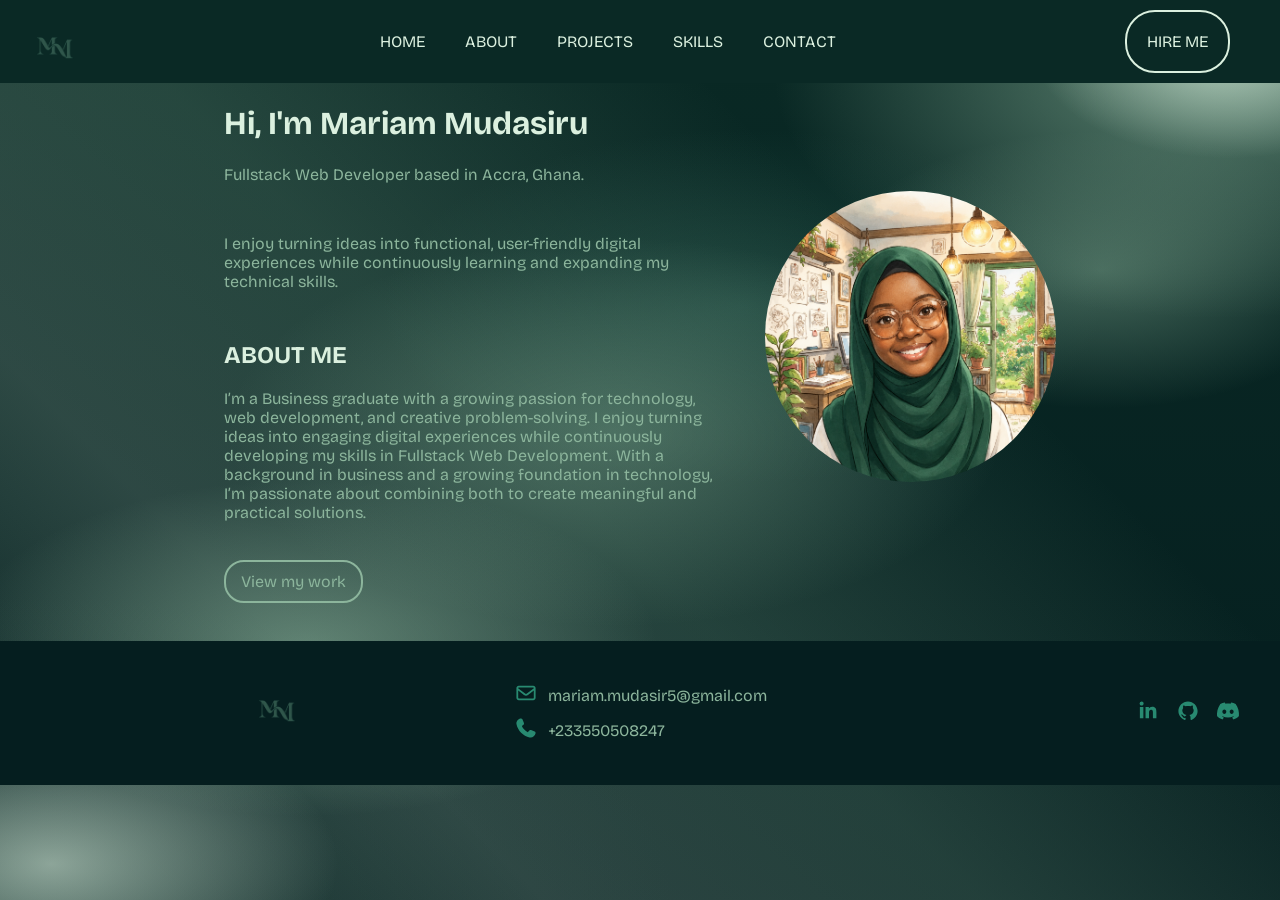
<file: index.html>
<!doctype html>
<html lang="en">
  <head>
    <meta charset="UTF-8" />
    <meta name="viewport" content="width=device-width, initial-scale=1.0" />
    <title>Portfolio</title>
    <link rel="stylesheet" href="css/styles.css" />
    <link rel="preconnect" href="https://fonts.googleapis.com" />
    <link rel="preconnect" href="https://fonts.gstatic.com" crossorigin />
    <link
      href="https://fonts.googleapis.com/css2?family=Bricolage+Grotesque:opsz,wght@12..96,200..800&display=swap"
      rel="stylesheet"
    />
  </head>
  <body>
    <div class="container" id="home">
      <nav class="nav">
        <a href="#" class="logo-container">
          <img class="top-logo" src="images/page-logo.png" alt="logo" />
        </a>
        <ul class="nav-list">
          <li><a class="nav-item" href="index.html">HOME</a></li>
          <li><a class="nav-item" href="about-me.html">ABOUT</a></li>
          <li><a class="nav-item" href="projects.html">PROJECTS</a></li>
          <li><a class="nav-item" href="skills.html">SKILLS</a></li>
          <li><a class="nav-item" href="contact.html">CONTACT</a></li>
        </ul>
        <ul class="nav-list second-list">
          <li>
            <a
              class="nav-item hire-me"
              href="https://www.linkedin.com/in/mariam-mudasiru-a29824275/"
              target="_blank"
              >HIRE ME</a
            >
          </li>
        </ul>
      </nav>
    </div>
    <div class="main-page-container">
      <header>
        <div class="profile-image-container">
          <img
            class="profile-image"
            src="images/profile-photo.png"
            alt="profile photo"
          />
        </div>
        <div id="about">
          <h1>Hi, I'm Mariam Mudasiru</h1>
          <p class="status">Fullstack Web Developer based in Accra, Ghana.</p>
          <p>
            I enjoy turning ideas into functional, user-friendly digital
            experiences while continuously learning and expanding my technical
            skills.
          </p>
          <div>
            <h2>ABOUT ME</h2>
            <p class="me">
              I’m a Business graduate with a growing passion for technology, web
              development, and creative problem-solving. I enjoy turning ideas
              into engaging digital experiences while continuously developing my
              skills in Fullstack Web Development. With a background in business
              and a growing foundation in technology, I’m passionate about
              combining both to create meaningful and practical solutions.
            </p>
            <a href="https://github.com/MARIAMMUDASIRU" target="_blank"
              >View my work</a
            >
          </div>
        </div>
      </header>
    </div>
    <footer id="contact">
      <a href="#"
        ><img class="bottom-logo" src="images/page-logo.png" alt="logo"
      /></a>
      <div class="info">
        <div>
          <a href="contact.html"
            ><img src="images/envelope-regular-full.svg" alt="Email logo"
          /></a>
          <p>mariam.mudasir5@gmail.com</p>
        </div>
        <div>
          <a href="contact.html"
            ><img src="images/phone-solid-full (1).svg" alt="Call logo"
          /></a>
          <p>+233550508247</p>
        </div>
      </div>
      <div class="socials">
        <a href="https://www.linkedin.com/in/mariam-mudasiru-a29824275/"
          ><img
            src="images/linkedin-in-brands-solid-full (1).svg"
            alt="Linkedin logo"
        /></a>
        <a href="https://github.com/MARIAMMUDASIRU" target="_blank"
          ><img src="images/github-brands-solid-full.svg" alt="Github logo"
        /></a>
        <a href="https://discord.com/channels/@me"
          ><img
            src="images/discord-brands-solid-full (1).svg"
            alt="Discord logo"
        /></a>
      </div>
    </footer>
  </body>
</html>
</file>
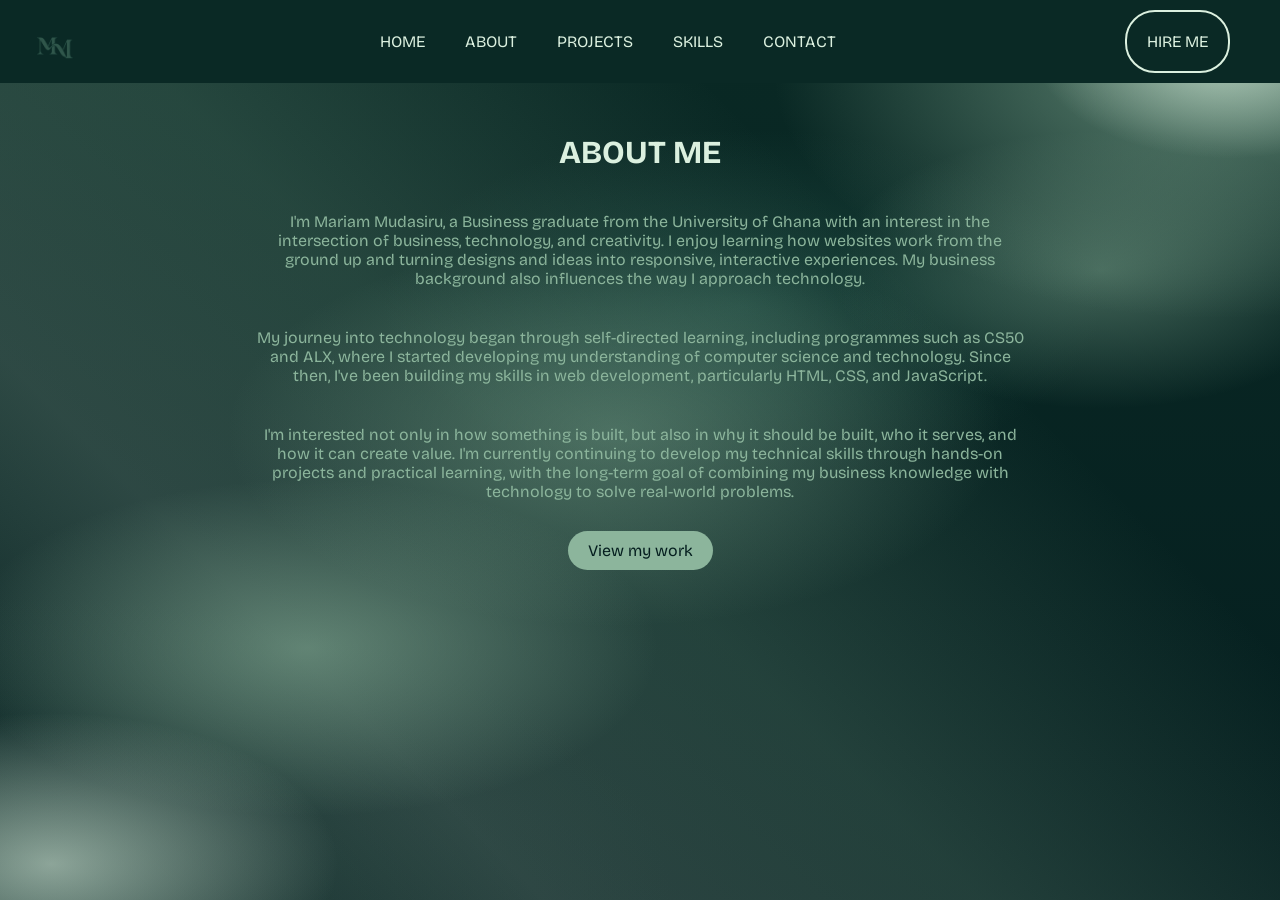
<file: about-me.html>
<!doctype html>
<html lang="en">
  <head>
    <meta charset="UTF-8" />
    <meta name="viewport" content="width=device-width, initial-scale=1.0" />
    <title>About Me</title>
    <link rel="stylesheet" href="css/styles.css" />
    <link rel="preconnect" href="https://fonts.googleapis.com" />
    <link rel="preconnect" href="https://fonts.gstatic.com" crossorigin />
    <link
      href="https://fonts.googleapis.com/css2?family=Bricolage+Grotesque:opsz,wght@12..96,200..800&display=swap"
      rel="stylesheet"
    />
  </head>
  <body>
    <div class="container" id="home">
      <nav class="nav">
        <a href="#" class="logo-container">
          <img class="top-logo" src="images/page-logo.png" alt="logo" />
        </a>
        <ul class="nav-list">
          <li><a class="nav-item" href="index.html">HOME</a></li>
          <li><a class="nav-item" href="about-me.html">ABOUT</a></li>
          <li><a class="nav-item" href="projects.html">PROJECTS</a></li>
          <li><a class="nav-item" href="skills.html">SKILLS</a></li>
          <li><a class="nav-item" href="contact.html">CONTACT</a></li>
        </ul>
        <ul class="nav-list second-list">
          <li>
            <a
              class="nav-item hire-me"
              href="https://www.linkedin.com/in/mariam-mudasiru-a29824275/"
              target="_blank"
              >HIRE ME</a
            >
          </li>
        </ul>
      </nav>
    </div>
    <div id="about-me">
      <h1>ABOUT ME</h1>
      <p>
        I'm Mariam Mudasiru, a Business graduate from the University of Ghana
        with an interest in the intersection of business, technology, and
        creativity. I enjoy learning how websites work from the ground up and
        turning designs and ideas into responsive, interactive experiences. My
        business background also influences the way I approach technology.
      </p>
      <p>
        My journey into technology began through self-directed learning,
        including programmes such as CS50 and ALX, where I started developing my
        understanding of computer science and technology. Since then, I've been
        building my skills in web development, particularly HTML, CSS, and
        JavaScript.
      </p>
      <p>
        I'm interested not only in how something is built, but also in why it
        should be built, who it serves, and how it can create value. I'm
        currently continuing to develop my technical skills through hands-on
        projects and practical learning, with the long-term goal of combining my
        business knowledge with technology to solve real-world problems.
      </p>
      <a href="https://github.com/MARIAMMUDASIRU" target="_blank"
        >View my work</a
      >
    </div>
  </body>
</html>
</file>
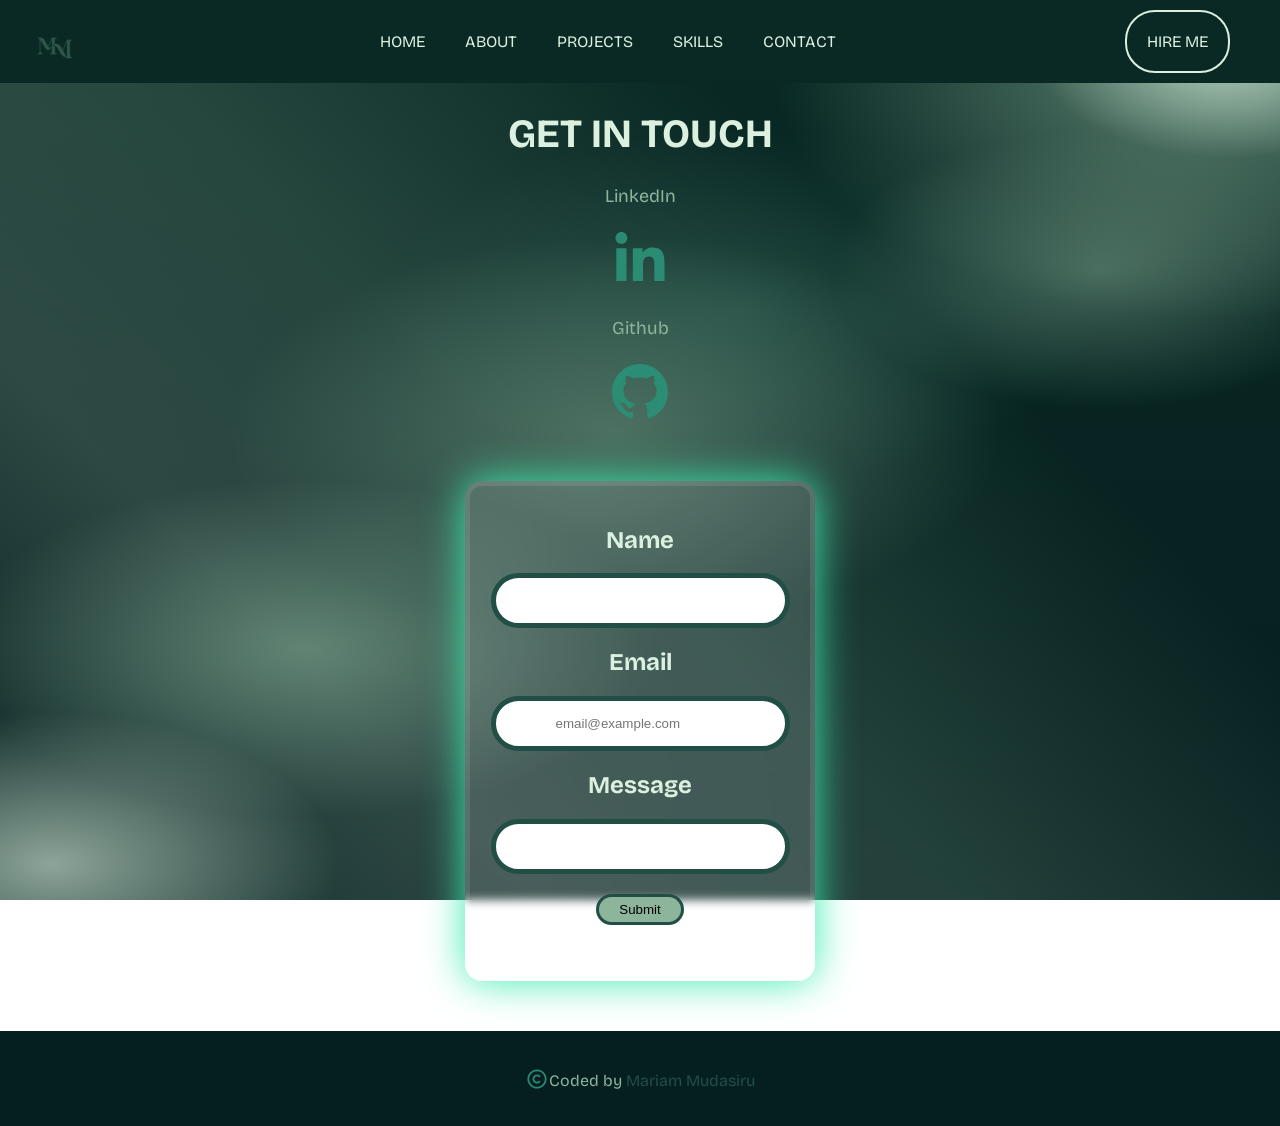
<file: contact.html>
<!doctype html>
<html lang="en">
  <head>
    <meta charset="UTF-8" />
    <meta name="viewport" content="width=device-width, initial-scale=1.0" />
    <title>Contact</title>
    <link rel="stylesheet" href="css/styles.css" />
    <link rel="preconnect" href="https://fonts.googleapis.com" />
    <link rel="preconnect" href="https://fonts.gstatic.com" crossorigin />
    <link
      href="https://fonts.googleapis.com/css2?family=Bricolage+Grotesque:opsz,wght@12..96,200..800&display=swap"
      rel="stylesheet"
    />
  </head>
  <body>
    <div class="container" id="home">
      <nav class="nav">
        <a href="#" class="logo-container">
          <img class="top-logo" src="images/page-logo.png" alt="logo" />
        </a>
        <ul class="nav-list">
          <li><a class="nav-item" href="index.html">HOME</a></li>
          <li><a class="nav-item" href="about-me.html">ABOUT</a></li>
          <li><a class="nav-item" href="projects.html">PROJECTS</a></li>
          <li><a class="nav-item" href="skills.html">SKILLS</a></li>
          <li><a class="nav-item" href="contact.html">CONTACT</a></li>
        </ul>
        <ul class="nav-list second-list">
          <li>
            <a
              class="nav-item hire-me"
              href="https://www.linkedin.com/in/mariam-mudasiru-a29824275/"
              target="_blank"
              >HIRE ME</a
            >
          </li>
        </ul>
      </nav>
    </div>
    <div id="contact-page">
      <h1>GET IN TOUCH</h1>
      <div>
        <div>
          <div>
            <p class="media">LinkedIn</p>
            <a
              href="https://www.linkedin.com/in/mariam-mudasiru-a29824275/"
              target="_blank"
              ><img
                src="images/linkedin-in-brands-solid-full (1).svg"
                alt="Linkedin logo"
            /></a>
          </div>
          <p class="media">Github</p>
          <a href="https://github.com/MARIAMMUDASIRU" target="_blank"
            ><img src="images/github-brands-solid-full.svg" alt="Github logo"
          /></a>
        </div>
        <form action="submit.html" method="GET">
          <div>
            <h2><label for="name">Name</label></h2>
            <input type="text" name="name" id="name" />
          </div>
          <div>
            <h2><label for="email">Email</label></h2>
            <input
              type="email"
              name="email"
              id="email"
              placeholder="email@example.com"
              pattern="[a-zA-Z0-9]+@[a-zA-Z]+\.[a-zA-Z]+"
              required
            />
          </div>
          <div>
            <h2><label for="name">Message</label></h2>
            <input type="text" name="message" id="message" />
          </div>
          <div>
            <button type="submit" id="btn">Submit</button>
          </div>
        </form>
      </div>
    </div>
    <footer class="reference">
      <p>
        <img
          src="images/copyright-regular-full.svg"
          alt="copyright logo"
        />Coded by <a href="#">Mariam Mudasiru</a>
      </p>
    </footer>
  </body>
</html>
</file>
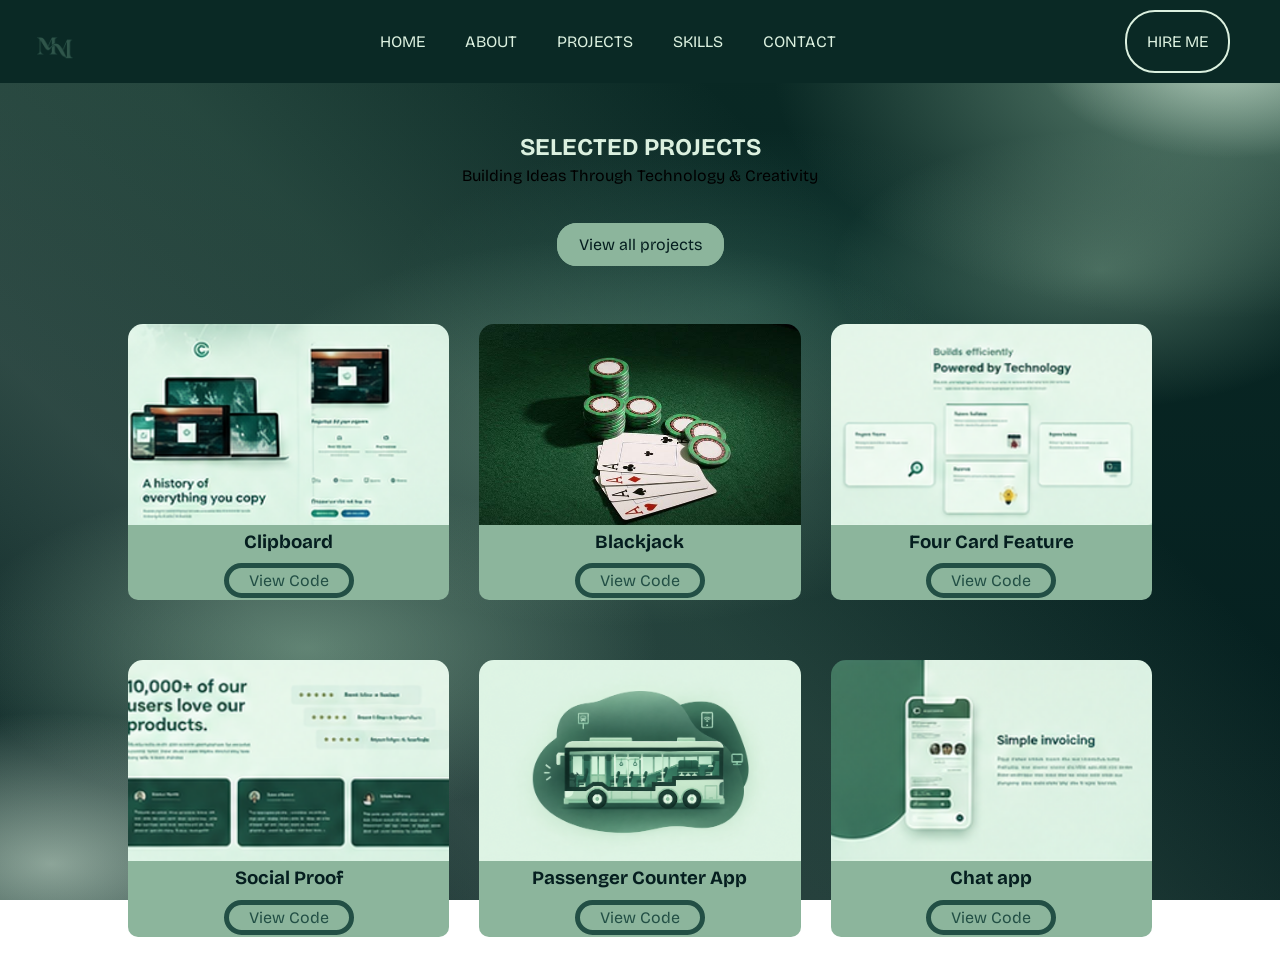
<file: projects.html>
<!doctype html>
<html lang="en">
  <head>
    <meta charset="UTF-8" />
    <meta name="viewport" content="width=device-width, initial-scale=1.0" />
    <title>Projects</title>
    <link rel="stylesheet" href="css/styles.css" />
    <link rel="preconnect" href="https://fonts.googleapis.com" />
    <link rel="preconnect" href="https://fonts.gstatic.com" crossorigin />
    <link
      href="https://fonts.googleapis.com/css2?family=Bricolage+Grotesque:opsz,wght@12..96,200..800&display=swap"
      rel="stylesheet"
    />
  </head>
  <body>
    <div class="container" id="home">
      <nav class="nav">
        <a href="#" class="logo-container">
          <img class="top-logo" src="images/page-logo.png" alt="logo" />
        </a>
        <ul class="nav-list">
          <li><a class="nav-item" href="index.html">HOME</a></li>
          <li><a class="nav-item" href="about-me.html">ABOUT</a></li>
          <li><a class="nav-item" href="projects.html">PROJECTS</a></li>
          <li><a class="nav-item" href="skills.html">SKILLS</a></li>
          <li><a class="nav-item" href="contact.html">CONTACT</a></li>
        </ul>
        <ul class="nav-list second-list">
          <li>
            <a
              class="nav-item hire-me"
              href="https://www.linkedin.com/in/mariam-mudasiru-a29824275/"
              target="_blank"
              >HIRE ME</a
            >
          </li>
        </ul>
      </nav>
    </div>
    <div class="project-page">
      <div id="projects">
        <h2>SELECTED PROJECTS</h2>
        <p>Building Ideas Through Technology & Creativity</p>
        <a href="https://github.com/Takumi-Labs" target="_blank"
          >View all projects</a
        >
      </div>
      <section class="projects-container">
        <div class="project-item">
          <a href="https://takumi-labs.github.io/clipboard-landing-page/"
            ><img src="images/clipboar-landing-page.png" alt=""
          /></a>
          <div class="project-title">
            <h3>Clipboard</h3>
            <a
              href="https://github.com/Takumi-Labs/clipboard-landing-page/tree/feature/clipboard-component"
              target="_blank"
              >View Code</a
            >
          </div>
        </div>
        <div class="project-item">
          <a href="https://takumi-labs.github.io/Blackjack/"
            ><img src="images/blacjack.jpg" alt=""
          /></a>
          <div class="project-title">
            <h3>Blackjack</h3>
            <a
              href="https://github.com/Takumi-Labs/Blackjack/tree/feature/gamestart-component"
              target="_blank"
              >View Code</a
            >
          </div>
        </div>
        <div class="project-item">
          <a href="https://takumi-labs.github.io/Four-card-feature-section/"
            ><img src="images/four-card-feature.png" alt=""
          /></a>
          <div class="project-title">
            <h3>Four Card Feature</h3>
            <a
              href="https://github.com/Takumi-Labs/Four-card-feature-section/tree/feature/card-component"
              target="_blank"
              >View Code</a
            >
          </div>
        </div>
        <div class="project-item">
          <a href="https://mariammudasiru.github.io/Social-proof-section/"
            ><img src="images/social-proof-section.png" alt=""
          /></a>
          <div class="project-title">
            <h3>Social Proof</h3>
            <a
              href="https://github.com/MARIAMMUDASIRU/Social-proof-section/tree/feature/-proof-component"
              >View Code</a
            >
          </div>
        </div>
        <div class="project-item">
          <a href="https://mariammudasiru.github.io/Counter-app/"
            ><img src="images/counter-app.png" alt=""
          /></a>
          <div class="project-title">
            <h3>Passenger Counter App</h3>
            <a
              href="https://github.com/MARIAMMUDASIRU/Counter-app"
              target="_blank"
              >View Code</a
            >
          </div>
        </div>
        <div class="project-item">
          <a href="https://takumi-labs.github.io/chat-app/"
            ><img src="images/chat-app.png" alt=""
          /></a>
          <div class="project-title">
            <h3>Chat app</h3>
            <a
              href="https://github.com/Takumi-Labs/chat-app/tree/feature/app-component"
              target="_blank"
              >View Code</a
            >
          </div>
        </div>
      </section>
    </div>
  </body>
</html>
</file>
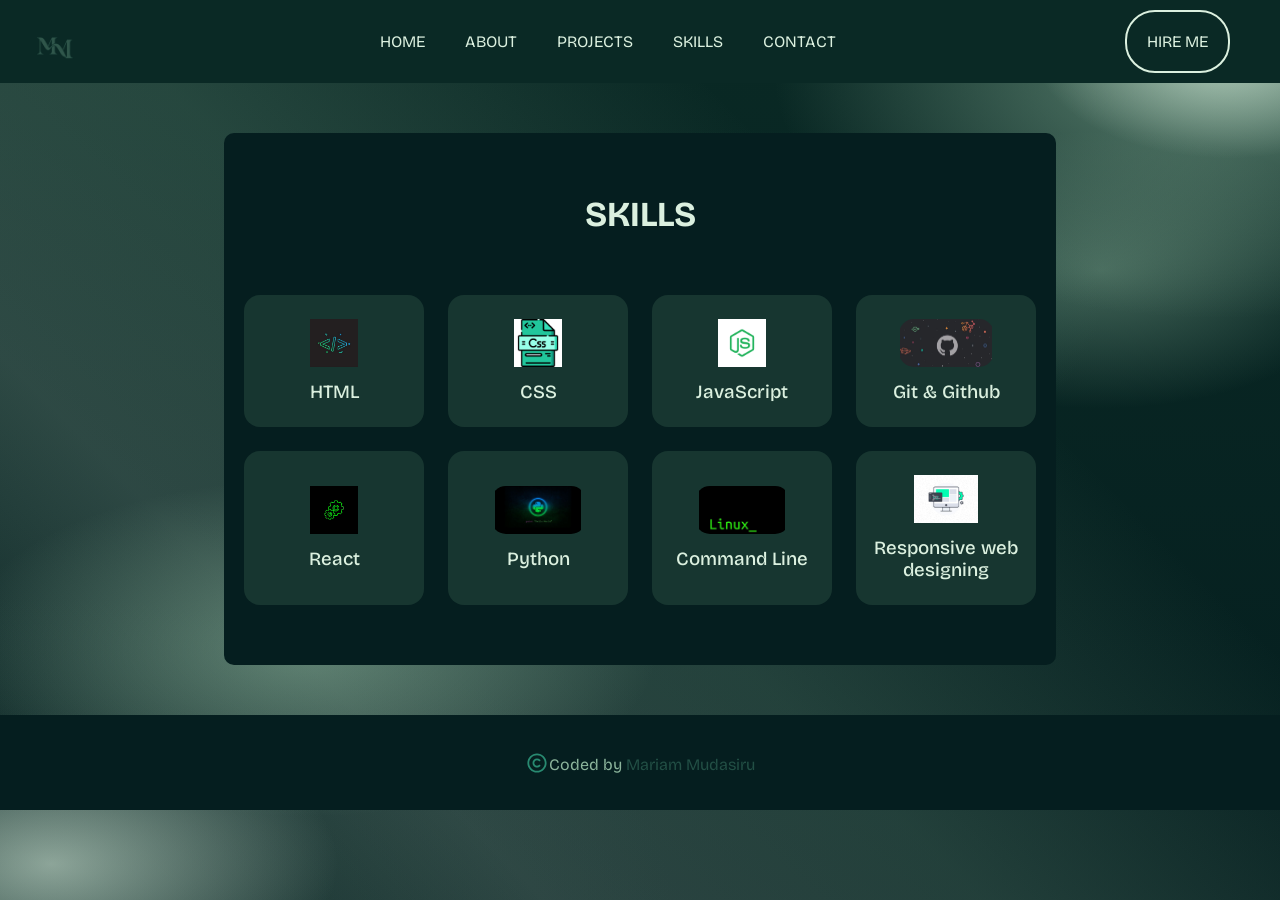
<file: skills.html>
<!doctype html>
<html lang="en">
  <head>
    <meta charset="UTF-8" />
    <meta name="viewport" content="width=device-width, initial-scale=1.0" />
    <title>Document</title>
    <link rel="stylesheet" href="css/styles.css" />
    <link rel="preconnect" href="https://fonts.googleapis.com" />
    <link rel="preconnect" href="https://fonts.gstatic.com" crossorigin />
    <link
      href="https://fonts.googleapis.com/css2?family=Bricolage+Grotesque:opsz,wght@12..96,200..800&display=swap"
      rel="stylesheet"
    />
  </head>
  <body>
    <div class="container" id="home">
      <nav class="nav">
        <a href="#" class="logo-container">
          <img class="top-logo" src="images/page-logo.png" alt="logo" />
        </a>
        <ul class="nav-list">
          <li><a class="nav-item" href="index.html">HOME</a></li>
          <li><a class="nav-item" href="about-me.html">ABOUT</a></li>
          <li><a class="nav-item" href="projects.html">PROJECTS</a></li>
          <li><a class="nav-item" href="skills.html">SKILLS</a></li>
          <li><a class="nav-item" href="contact.html">CONTACT</a></li>
        </ul>
        <ul class="nav-list second-list">
          <li>
            <a
              class="nav-item hire-me"
              href="https://www.linkedin.com/in/mariam-mudasiru-a29824275/"
              target="_blank"
              >HIRE ME</a
            >
          </li>
        </ul>
      </nav>
    </div>
    <div id="skill-page">
      <div id="skills" class="skills">
        <h2>SKILLS</h2>
      </div>
      <section class="skills-container">
        <div class="languages">
          <img src="images/HTML.jpg" alt="HTML logo image" />
          <h3>HTML</h3>
        </div>
        <div class="languages">
          <img src="images/CSS.jpg" alt="CSS logo image" />
          <h3>CSS</h3>
        </div>
        <div class="languages">
          <img src="images/JavaScript.jpg" alt="Javascript logo image" />
          <h3>JavaScript</h3>
        </div>
        <div class="languages">
          <img src="images/Git.jpg" alt="Github logo image" />
          <h3>Git & Github</h3>
        </div>
        <div class="languages">
          <img src="images/React.jpg" alt="React logo image" />
          <h3>React</h3>
        </div>
        <div class="languages">
          <img src="images/Python.jpg" alt="Python logo image" />
          <h3>Python</h3>
        </div>
        <div class="languages">
          <img src="images/commandline.jpg" alt="Command line logo image" />
          <h3>Command Line</h3>
        </div>
        <div class="languages">
          <img
            src="images/responsive-web-design.jpg"
            alt="Responsive web design logo"
          />
          <h3>Responsive web designing</h3>
        </div>
      </section>
    </div>
    <footer class="reference">
      <p>
        <img
          src="images/copyright-regular-full.svg"
          alt="copyright logo"
        />Coded by <a href="#">Mariam Mudasiru</a>
      </p>
    </footer>
  </body>
</html>
</file>
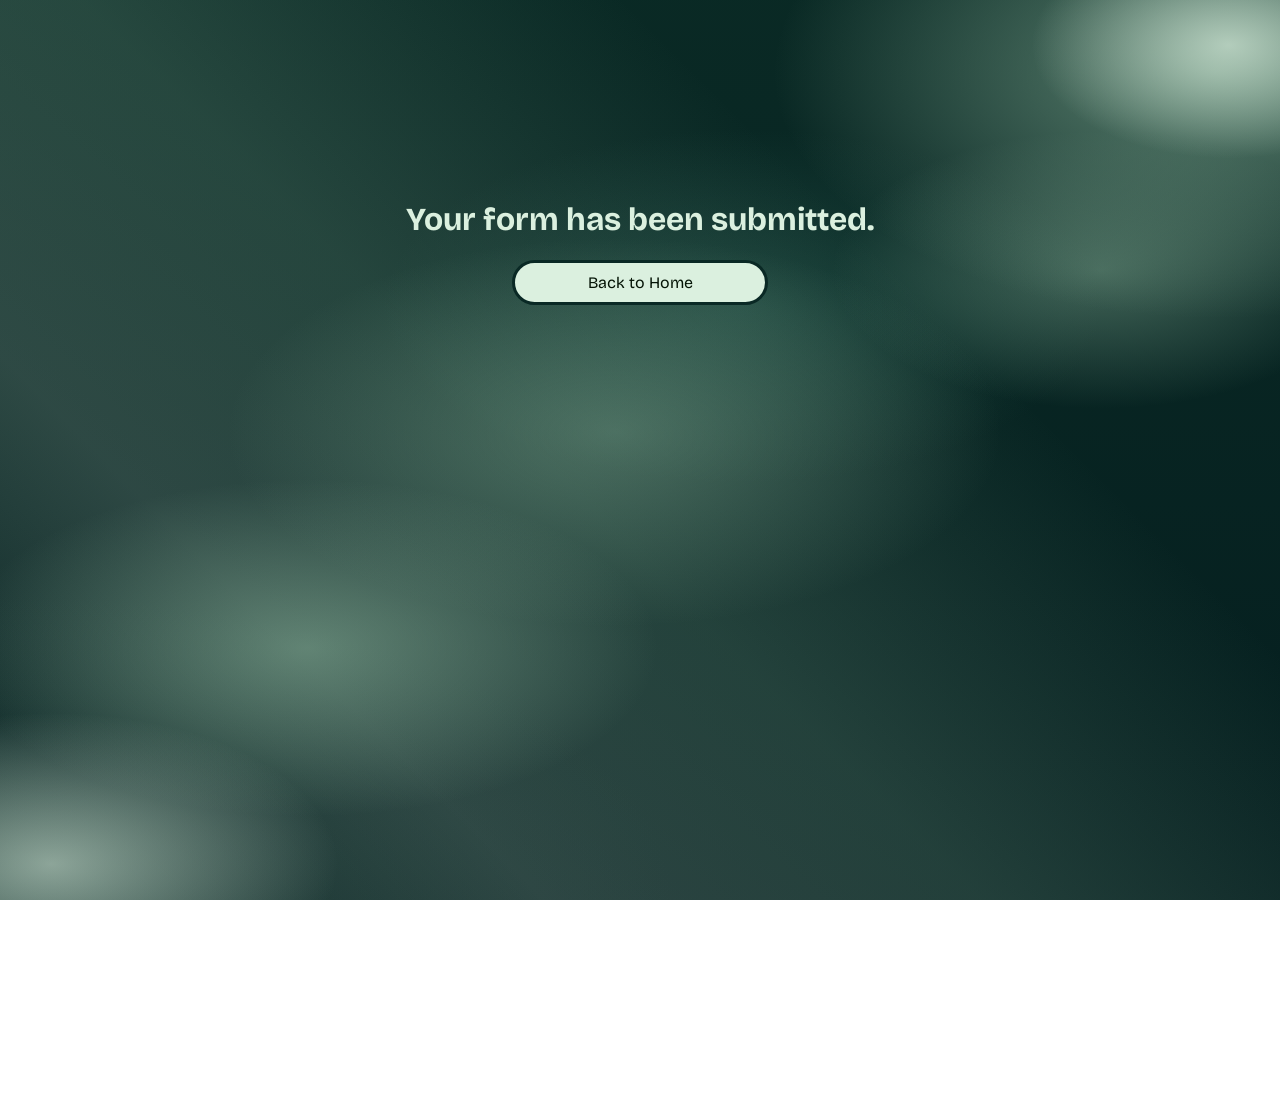
<file: submit.html>
<!doctype html>
<html lang="en">
  <head>
    <meta charset="UTF-8" />
    <meta name="viewport" content="width=device-width, initial-scale=1.0" />
    <title>Form submission</title>
    <link rel="stylesheet" href="css/styles.css" />
    <link rel="preconnect" href="https://fonts.googleapis.com" />
    <link rel="preconnect" href="https://fonts.gstatic.com" crossorigin />
    <link
      href="https://fonts.googleapis.com/css2?family=Bricolage+Grotesque:opsz,wght@12..96,200..800&display=swap"
      rel="stylesheet"
    />
  </head>
  <body>
    <div id="submit-page">
      <h1>Your form has been submitted.</h1>
      <p><a href="index.html">Back to Home</a></p>
    </div>
  </body>
</html>
</file>
<file: css/styles.css>
/* CUSTOM PROPERTIES 
---------------------------*/
:root {
  --color-green-700: hsl(124, 60%, 5%);
  --color-green-600: hsl(182, 73%, 7%);
  --color-green-500: hsl(171, 62%, 10%);
  --color-green-400: hsl(170, 40%, 15%);
  --color-green-300: hsl(167, 40%, 22%);
  --color-green-200: hsl(143, 22%, 63%);
  --color-green-100: hsl(131, 41%, 90%);
  --color-black: #000000;
}

/* GLOBAL STYLES 
---------------------------*/
*,
*::before,
*::after {
  box-sizing: border-box;
}

body {
  width: 100%;
  margin: 0;
  min-height: 100vh;
  font-size: 16px;
  color: var(--color-green-100);
  font-family: "Bricolage Grotesque", sans-serif;
  background:
    radial-gradient(
      22% 18% at 96% 5%,
      color-mix(in srgb, var(--color-green-100) 70%, transparent) 0%,
      transparent 70%
    ),
    radial-gradient(
      48% 38% at 95% 8%,
      color-mix(in srgb, var(--color-green-200) 65%, transparent) 0%,
      transparent 72%
    ),
    radial-gradient(
      30% 22% at 86% 30%,
      color-mix(in srgb, var(--color-green-200) 45%, transparent) 0%,
      transparent 70%
    ),
    radial-gradient(
      32% 24% at 4% 96%,
      color-mix(in srgb, var(--color-green-100) 60%, transparent) 0%,
      transparent 70%
    ),
    radial-gradient(
      38% 26% at 24% 72%,
      color-mix(in srgb, var(--color-green-200) 55%, transparent) 0%,
      transparent 72%
    ),
    radial-gradient(
      42% 30% at 48% 48%,
      color-mix(in srgb, var(--color-green-200) 40%, transparent) 0%,
      transparent 72%
    ),
    linear-gradient(
      225deg,
      transparent 30%,
      color-mix(in srgb, var(--color-green-200) 22%, transparent) 55%,
      color-mix(in srgb, var(--color-green-100) 18%, transparent) 75%,
      transparent 100%
    ),
    radial-gradient(
      40% 28% at 58% 34%,
      color-mix(in srgb, var(--color-green-300) 70%, transparent) 0%,
      transparent 70%
    ),
    radial-gradient(
      70% 45% at 0% 100%,
      color-mix(in srgb, var(--color-green-400) 80%, transparent) 0%,
      transparent 75%
    ),
    linear-gradient(
      180deg,
      var(--color-green-500) 0%,
      var(--color-green-600) 100%
    );
  background-attachment: fixed;
}

.nav {
  width: 100%;
  background-color: var(--color-green-500);
  padding: 0 15px;
  display: flex;
  justify-content: space-between;
  align-items: center;
  position: relative;
}

.logo-container {
  display: flex;
  align-items: center;
}

.top-logo {
  width: 70px;
  margin-top: 13px;
  margin-left: 5px;
}

.nav-list {
  font-size: 16px;
  font-weight: 400;
  list-style-type: none;
  margin: 0;
  padding: 0;
}

.nav-list a {
  color: var(--color-green-100);
  padding: 20px;
  display: inline-block;
  text-decoration: none;
}

.second-list {
  width: 120px;
  margin-right: 20px;
  color: var(--color-green-600);
}

.hire-me {
  border-radius: 30px;
  border: 2px solid var(--color-green-100);
}

.hire-me:hover,
.hire-me:focus {
  opacity: 0.75;
}

.profile-image {
  width: 40%;
  border-radius: 100%;
  margin-top: 30px;
}

a {
  color: var(--color-green-700);
  text-decoration: none;
}

a:hover,
a:focus {
  opacity: 0.75;
}

#about p {
  margin-bottom: 50px;
}

#about a {
  color: var(--color-green-200);
  border: 2px solid var(--color-green-200);
  padding: 10px 15px;
  margin: 100px 0;
  border-radius: 20px;
}

p {
  color: var(--color-black);
}

img {
  width: 70%;
  border-radius: 15px;
  margin-bottom: 0;
}

#projects h2 {
  margin: 50px 0 0 0;
}

#projects p {
  margin-top: 5px;
  margin-bottom: 50px;
}

#projects a {
  margin-bottom: 25px;
  border: 2px solid var(--color-green-200);
  color: var(--color-green-600);
  padding: 10px 20px;
  border-radius: 20px;
  background-color: var(--color-green-200);
}

h3 {
  color: var(--color-green-600);
}

.main-page-container {
  width: 80%;
  margin: 0 auto;
  justify-content: center;
  text-align: center;
}

.main-page-container p {
  color: var(--color-green-200);
}

.projects-container {
  margin-top: 70px;
}

.project-title a {
  color: var(--color-green-300);
  border: 5px solid var(--color-green-300);
  padding: 3px 20px;
  border-radius: 20px;
}

.project {
  margin-top: 70px;
}

.project-title {
  background-color: var(--color-green-200);
  width: 70%;
  margin: 0 auto;
  margin-top: -23px;
  margin-bottom: 30px;
  padding: 10px 0;
  border-bottom-left-radius: 10px;
  border-bottom-right-radius: 10px;
  width: 100%;
  /* aspect-ratio: 20 / 6; */
  /* object-fit: cover; */
  /* object-position: top; */
}

.projects-container img {
  border-bottom-left-radius: 0;
  border-bottom-right-radius: 0;
}

.project-item {
  transition:
    transform 0.3s ease,
    box-shadow 0.3s ease;
}

.project-item > a:hover img,
.project-item > a:focus img {
  transform: translateY(-6px);
}

.project-item > a {
  display: block;
}

.project-item img {
  display: block;
  width: 100%;
  aspect-ratio: 16 / 10;
  object-fit: cover;
  object-position: top;
}

.skills-container img {
  width: 95px;
  height: 48px;
  object-fit: contain;
}

.skills {
  margin-top: 50px;
  text-align: center;
  padding: 60px 20px 20px;
  background-color: var(--color-green-600);
  border-radius: 10px 10px 0 0;
}

.skills h2 {
  color: var(--color-green-100);
  font-size: 20px;
  margin: 0;
}

.skills-container {
  display: grid;
  grid-template-columns: repeat(2, 1fr);
  gap: 24px;
  max-width: 1000px;
  margin: 0 auto;
  padding: 40px 20px 60px;
  background-color: var(--color-green-600);
  margin-bottom: 50px;
  border-radius: 0 0 10px 10px;
}

.skills-container h3 {
  color: var(--color-green-100);
  font-weight: 500;
  margin: 0;
  text-align: center;
}

.languages {
  background-color: var(--color-green-400);
  border-radius: 16px;
  padding: 24px 12px;
  display: flex;
  flex-direction: column;
  align-items: center;
  justify-content: center;
  gap: 14px;
  transition:
    transform 0.2s ease,
    background-color 0.2s ease;
}

.languages:hover {
  transform: translateY(-4px);
  background-color: var(--color-green-00);
}

#contact {
  margin-top: 50px;
}

footer {
  background-color: var(--color-green-600);
  padding: 10px 15px;
  color: var();
  padding: 35px 0;
  margin: 0 auto;
  text-align: center;
  margin-top: 100px;
}

footer p {
  color: var(--color-green-200);
}

.bottom-logo {
  width: 70px;
  margin-top: 13px;
  margin-left: 5px;
}

footer img {
  width: 5%;
}

#about-me {
  margin: 0 auto;
  text-align: center;
  width: 60%;
}

#about-me a {
  color: var(--color-green-600);
  background-color: var(--color-green-200);
  padding: 10px 20px;
  border-radius: 20px;
}

#about-me h1 {
  margin-top: 50px;
}

#about-me p {
  margin: 40px 0;
  color: var(--color-green-200);
}

.project-page {
  margin: 0 auto;
  text-align: center;
  width: 80%;
}

#skill-page {
  width: 65%;
  margin: 0 auto;
}

#skill-page h2 {
  font-size: 35px;
}

#contact-page,
#submit-page {
  margin: 0 auto;
  text-align: center;
}

#contact-page h1 {
  font-size: 40px;
}

#contact-page img {
  width: 50px;
}

.media {
  font-size: 18px;
  color: var(--color-green-200);
}

#name,
#email,
#message {
  padding: 15px 20px;
  border-radius: 30px;
  border: 5px solid var(--color-green-300);
}

#message {
  margin-bottom: 20px;
}

#btn {
  background-color: var(--color-green-200);
  padding: 5px 20px;
  border-radius: 30px;
  border: 3px solid var(--color-green-300);
  margin-bottom: 40px;
}

#btn:hover,
#btn:focus {
  opacity: 0.75;
}

#submit-page {
  margin-top: 200px;
}

#submit-page p {
  width: 20%;
  margin: 0 auto;
  padding: 10px 5px;
  background-color: var(--color-green-100);
  border: 3px solid var(--color-green-500);
  border-radius: 30px;
}

.reference {
  margin: 0 auto;
  display: flex;
  justify-content: center;
  padding: 20px 0;
}

.reference a {
  color: var(--color-green-300);
}

.reference img {
  margin-bottom: -5px;
}

form {
  height: 500px;
  width: 350px;
  background-color: rgba(255, 255, 255, 0.13);
  border-radius: 17px;
  backdrop-filter: blur(5px);
  border: 5px solid rgba(255, 255, 255, 0.1);
  box-shadow: 0 0 40px rgba(60, 236, 174, 2.6);
  padding: 20px;
  margin: 50px auto;
}

@media (min-width: 700px) {
  .nav-list {
    display: flex;
    align-items: center;
  }

  header {
    display: flex;
    align-items: center;
    justify-content: space-between;
    gap: 40px;
  }

  #about {
    flex: 1;
    text-align: left;
  }

  .profile-image-container {
    order: 2;
    flex: 0 0 35%;
    display: flex;
    justify-content: center;
  }

  .profile-image {
    width: 100%;
    max-width: 350px;
    margin-top: 0;
  }

  .projects-container {
    display: grid;
    grid-template-columns: repeat(2, 1fr);
    gap: 30px;
    max-width: 900px;
    margin: 70px auto 0;
  }

  .projects-container img,
  .project-title {
    width: 100%;
  }

  .skills-container {
    grid-template-columns: repeat(2, 1fr);
  }
}

@media (min-width: 900px) {
  .nav-list {
    display: flex;
    align-items: center;
  }

  #about {
    width: 70%;
    margin: 0 auto;
  }

  .main-page-container {
    width: 65%;
  }

  .projects-container {
    display: grid;
    grid-template-columns: repeat(3, 1fr);
    gap: 30px;
    max-width: 1100px;
    margin: 70px auto 0;
  }

  .projects-container img,
  .project-title {
    width: 100%;
  }

  .skills-container {
    grid-template-columns: repeat(4, 1fr);
  }

  footer {
    display: grid;
    grid-template-columns: 1fr auto 1fr;
    align-items: center;
    padding: 35px 40px;
  }

  .bottom-logo {
    justify-self: start;
    margin: 0;
  }

  .info {
    justify-self: center;
    text-align: left;
  }

  .info div {
    display: flex;
    align-items: center;
    gap: 10px;
  }

  .info p {
    margin: 8px 0;
  }

  .socials {
    justify-self: end;
    display: flex;
    gap: 16px;
  }

  footer img {
    width: 24px;
  }

  #contact-page img {
    width: 70px;
  }

  #name,
  #email,
  #message {
    padding: 15px 60px;
    border-radius: 30px;
  }
}
</file>
